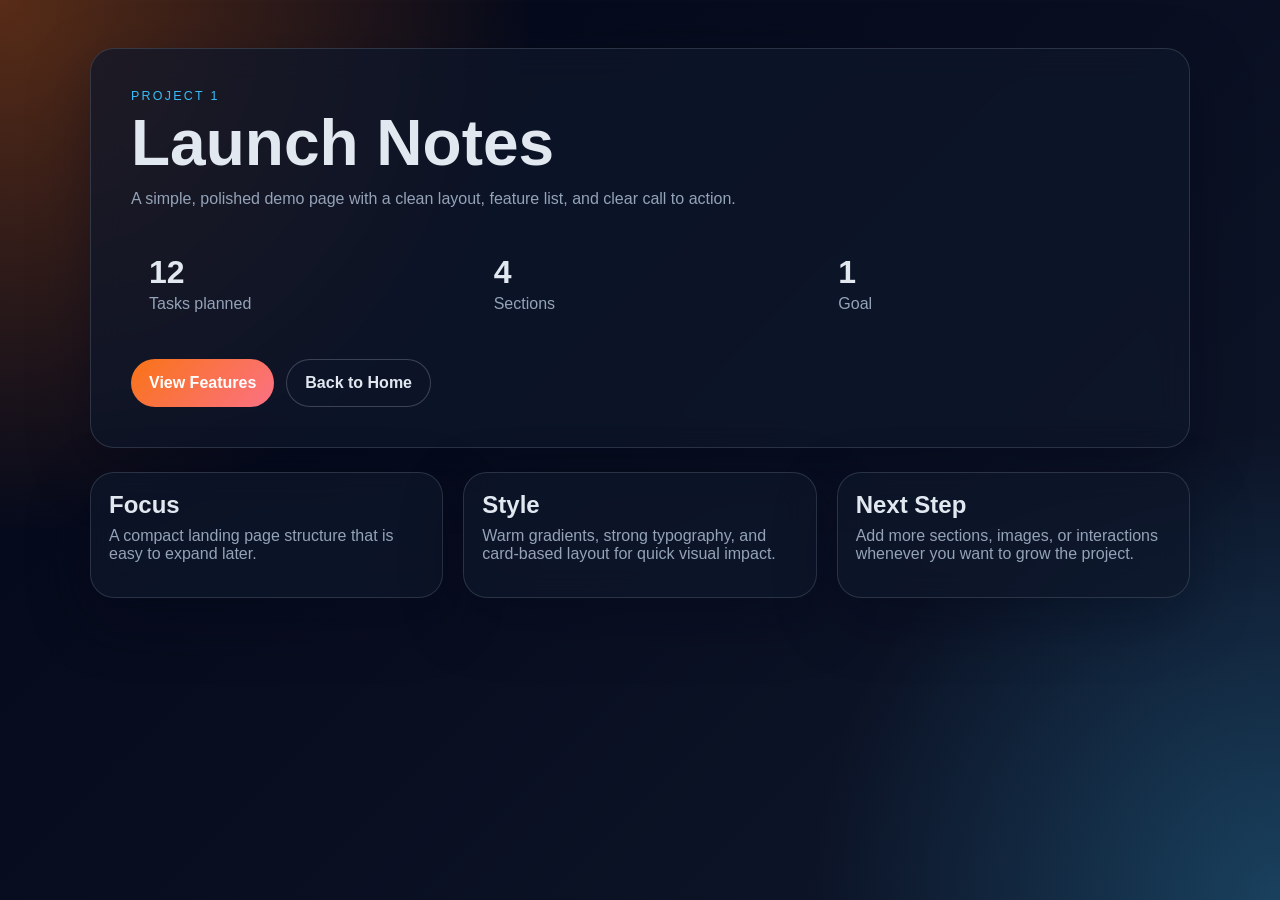
<file: project1/index.html>
<!DOCTYPE html>
<html lang="en">
<head>
  <meta charset="UTF-8">
  <meta name="viewport" content="width=device-width, initial-scale=1.0">
  <title>Project 1</title>
  <meta name="description" content="A compact showcase page for Project 1.">
  <link rel="stylesheet" href="style.css">
</head>
<body>
  <main class="page-shell">
    <section class="card">
      <p class="eyebrow">Project 1</p>
      <h1>Launch Notes</h1>
      <p class="lead">A simple, polished demo page with a clean layout, feature list, and clear call to action.</p>

      <div class="stats">
        <div>
          <strong>12</strong>
          <span>Tasks planned</span>
        </div>
        <div>
          <strong>4</strong>
          <span>Sections</span>
        </div>
        <div>
          <strong>1</strong>
          <span>Goal</span>
        </div>
      </div>

      <div class="actions">
        <a class="primary" href="#features">View Features</a>
        <a class="secondary" href="../index.html">Back to Home</a>
      </div>
    </section>

    <section class="grid" id="features">
      <article>
        <h2>Focus</h2>
        <p>A compact landing page structure that is easy to expand later.</p>
      </article>
      <article>
        <h2>Style</h2>
        <p>Warm gradients, strong typography, and card-based layout for quick visual impact.</p>
      </article>
      <article>
        <h2>Next Step</h2>
        <p>Add more sections, images, or interactions whenever you want to grow the project.</p>
      </article>
    </section>
  </main>
</body>
</html>
</file>
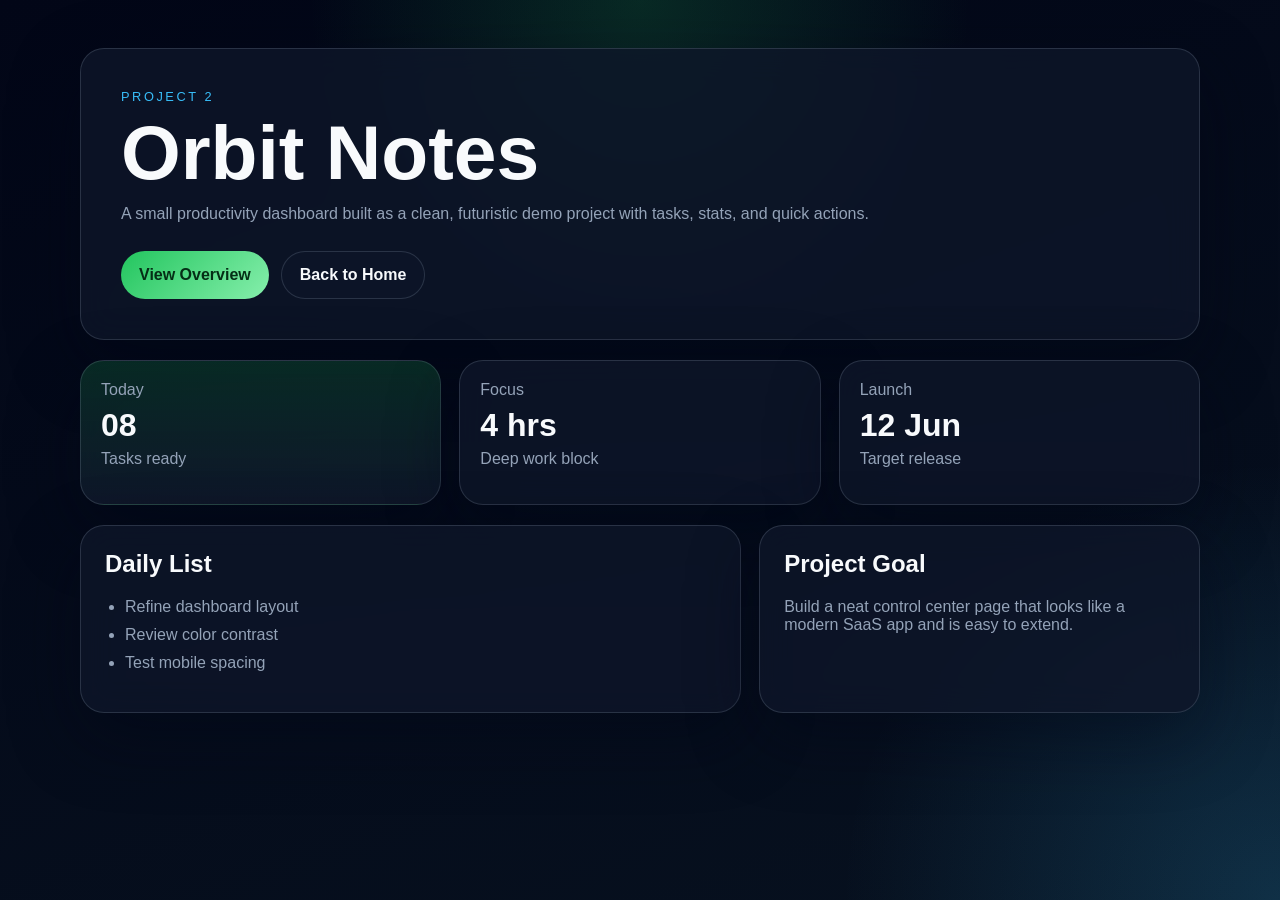
<file: project2/index.html>
<!DOCTYPE html>
<html lang="en">
<head>
  <meta charset="UTF-8">
  <meta name="viewport" content="width=device-width, initial-scale=1.0">
  <title>Project 2 - Orbit Notes</title>
  <meta name="description" content="Orbit Notes is a compact productivity dashboard project.">
  <link rel="stylesheet" href="style.css">
</head>
<body>
  <main class="shell">
    <section class="hero">
      <p class="tag">Project 2</p>
      <h1>Orbit Notes</h1>
      <p class="intro">A small productivity dashboard built as a clean, futuristic demo project with tasks, stats, and quick actions.</p>

      <div class="toolbar">
        <a class="btn primary" href="#overview">View Overview</a>
        <a class="btn ghost" href="../index.html">Back to Home</a>
      </div>
    </section>

    <section class="cards" id="overview">
      <article class="card accent">
        <span>Today</span>
        <strong>08</strong>
        <p>Tasks ready</p>
      </article>
      <article class="card">
        <span>Focus</span>
        <strong>4 hrs</strong>
        <p>Deep work block</p>
      </article>
      <article class="card">
        <span>Launch</span>
        <strong>12 Jun</strong>
        <p>Target release</p>
      </article>
    </section>

    <section class="panel-grid">
      <article class="panel">
        <h2>Daily List</h2>
        <ul>
          <li>Refine dashboard layout</li>
          <li>Review color contrast</li>
          <li>Test mobile spacing</li>
        </ul>
      </article>
      <article class="panel">
        <h2>Project Goal</h2>
        <p>Build a neat control center page that looks like a modern SaaS app and is easy to extend.</p>
      </article>
    </section>
  </main>
</body>
</html>
</file>
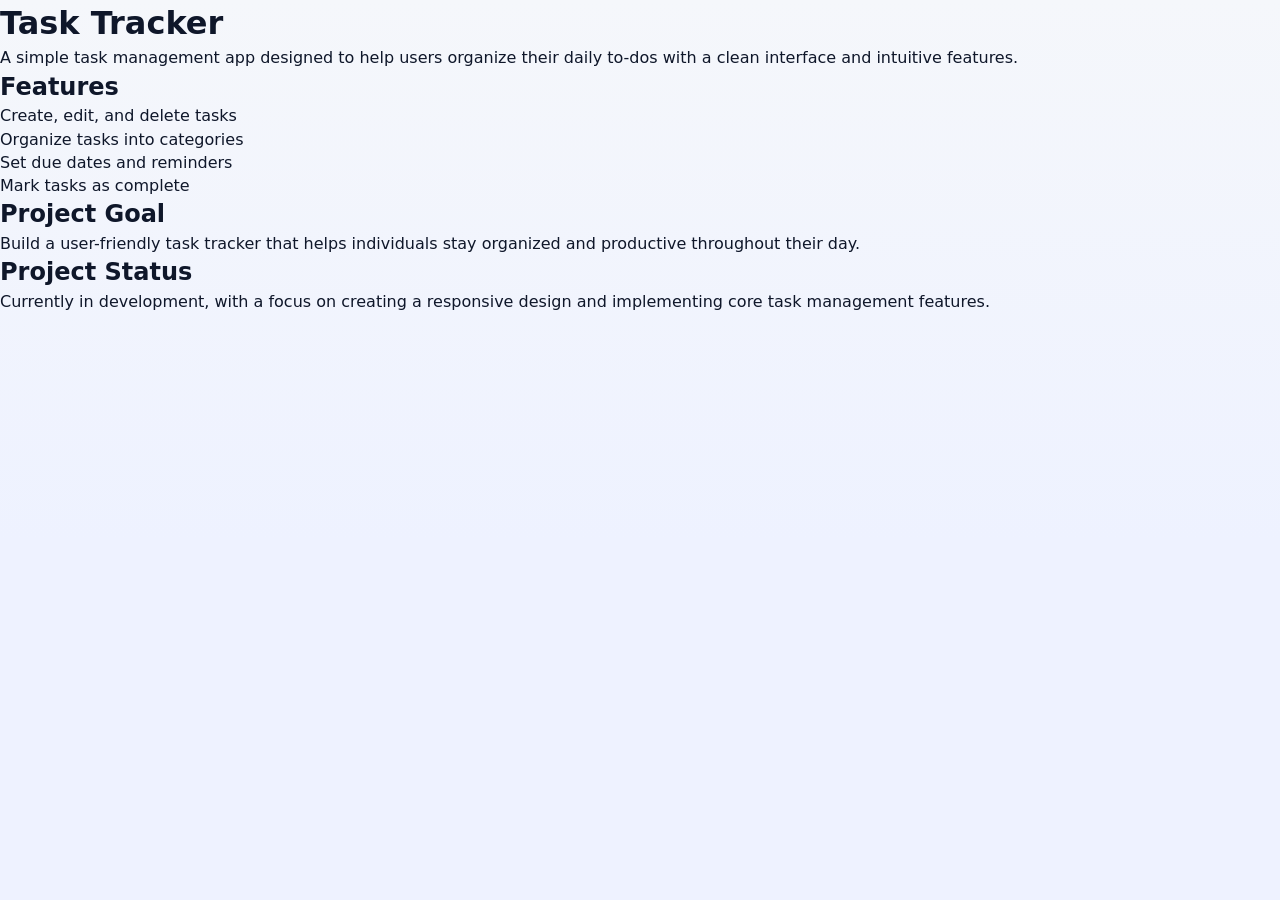
<file: project3/index.html>
<!DOCTYPE html>
<html lang="en">
<head>
    <meta charset="UTF-8">
    <meta name="viewport" content="width=device-width, initial-scale=1.0">
    <title>Project 3 - Task Tracker</title>
    <link rel="stylesheet" href="style.css">
</head>
<body>
    <h1>Task Tracker</h1>
    <p>A simple task management app designed to help users organize their daily to-dos with a clean interface and intuitive features.</p>   
    <h2>Features</h2>
    <ul>
        <li>Create, edit, and delete tasks</li>
        <li>Organize tasks into categories</li>                                                 
        <li>Set due dates and reminders</li>
        <li>Mark tasks as complete</li>
    </ul>
    <h2>Project Goal</h2>
    <p>Build a user-friendly task tracker that helps individuals stay organized and productive throughout their day.</p>
    <h2>Project Status</h2>
    <p>Currently in development, with a focus on creating a responsive design and implementing core task management features.</p>       
    
</body>
</html>
</file>
<file: project1/style.css>
:root {
  color-scheme: light;
  font-family: Inter, "Segoe UI", Arial, sans-serif;
  --bg: #0f172a;
  --panel: rgba(15, 23, 42, 0.72);
  --text: #e2e8f0;
  --muted: #94a3b8;
  --accent: #f97316;
  --accent-2: #38bdf8;
}

* {
  box-sizing: border-box;
}

body {
  margin: 0;
  min-height: 100vh;
  color: var(--text);
  background:
    radial-gradient(circle at top left, rgba(249, 115, 22, 0.35), transparent 34%),
    radial-gradient(circle at bottom right, rgba(56, 189, 248, 0.25), transparent 30%),
    linear-gradient(135deg, #020617, var(--bg));
}

a {
  color: inherit;
  text-decoration: none;
}

.page-shell {
  width: min(1100px, calc(100% - 32px));
  margin: 0 auto;
  padding: 48px 0;
  display: grid;
  gap: 24px;
}

.card,
.grid article {
  background: var(--panel);
  border: 1px solid rgba(148, 163, 184, 0.22);
  backdrop-filter: blur(16px);
  border-radius: 24px;
  box-shadow: 0 20px 60px rgba(2, 6, 23, 0.35);
}

.card {
  padding: 40px;
}

.eyebrow {
  margin: 0 0 10px;
  text-transform: uppercase;
  letter-spacing: 0.18em;
  font-size: 0.78rem;
  color: var(--accent-2);
}

h1,
h2,
p {
  margin-top: 0;
}

h1 {
  font-size: clamp(2.5rem, 5vw, 4.5rem);
  line-height: 0.95;
  margin-bottom: 16px;
}

.lead,
.grid p,
.stats span {
  color: var(--muted);
}

.stats {
  display: grid;
  grid-template-columns: repeat(3, minmax(0, 1fr));
  gap: 16px;
  margin: 28px 0;
}

.stats div,
.grid article {
  padding: 18px;
}

.stats strong {
  display: block;
  font-size: 2rem;
  margin-bottom: 4px;
}

.actions {
  display: flex;
  flex-wrap: wrap;
  gap: 12px;
}

.primary,
.secondary {
  display: inline-flex;
  align-items: center;
  justify-content: center;
  min-height: 48px;
  padding: 0 18px;
  border-radius: 999px;
  font-weight: 600;
}

.primary {
  background: linear-gradient(135deg, var(--accent), #fb7185);
  color: white;
}

.secondary {
  border: 1px solid rgba(226, 232, 240, 0.22);
  background: rgba(15, 23, 42, 0.45);
}

.grid {
  display: grid;
  grid-template-columns: repeat(3, minmax(0, 1fr));
  gap: 20px;
}

.grid article h2 {
  margin-bottom: 8px;
}

@media (max-width: 720px) {
  .card {
    padding: 24px;
  }

  .stats,
  .grid {
    grid-template-columns: 1fr;
  }
}
</file>
<file: project2/style.css>
:root {
  font-family: "Segoe UI", Tahoma, Arial, sans-serif;
  --bg: #07111f;
  --surface: rgba(15, 23, 42, 0.78);
  --surface-strong: rgba(15, 23, 42, 0.95);
  --text: #f8fafc;
  --muted: #94a3b8;
  --line: rgba(148, 163, 184, 0.22);
  --primary: #22c55e;
  --secondary: #38bdf8;
}

* {
  box-sizing: border-box;
}

body {
  margin: 0;
  min-height: 100vh;
  color: var(--text);
  background:
    radial-gradient(circle at top, rgba(34, 197, 94, 0.18), transparent 30%),
    radial-gradient(circle at bottom right, rgba(56, 189, 248, 0.18), transparent 28%),
    linear-gradient(160deg, #020617, var(--bg));
}

a {
  color: inherit;
  text-decoration: none;
}

.shell {
  width: min(1120px, calc(100% - 32px));
  margin: 0 auto;
  padding: 48px 0 64px;
}

.hero,
.card,
.panel {
  background: var(--surface);
  border: 1px solid var(--line);
  backdrop-filter: blur(16px);
  border-radius: 24px;
  box-shadow: 0 24px 70px rgba(2, 6, 23, 0.45);
}

.hero {
  padding: 40px;
}

.tag {
  margin: 0 0 12px;
  color: var(--secondary);
  text-transform: uppercase;
  letter-spacing: 0.2em;
  font-size: 0.8rem;
}

h1,
h2,
p,
ul {
  margin-top: 0;
}

h1 {
  font-size: clamp(2.4rem, 6vw, 5rem);
  line-height: 0.95;
  margin-bottom: 16px;
}

.intro,
.panel p,
.card p,
li,
.card span {
  color: var(--muted);
}

.toolbar {
  display: flex;
  gap: 12px;
  flex-wrap: wrap;
  margin-top: 28px;
}

.btn {
  display: inline-flex;
  align-items: center;
  justify-content: center;
  min-height: 48px;
  padding: 0 18px;
  border-radius: 999px;
  font-weight: 700;
}

.primary {
  background: linear-gradient(135deg, var(--primary), #86efac);
  color: #052e16;
}

.ghost {
  background: rgba(15, 23, 42, 0.45);
  border: 1px solid var(--line);
}

.cards {
  display: grid;
  grid-template-columns: repeat(3, minmax(0, 1fr));
  gap: 18px;
  margin: 20px 0;
}

.card {
  padding: 20px;
}

.card strong {
  display: block;
  font-size: 2rem;
  margin: 8px 0 6px;
}

.accent {
  background: linear-gradient(180deg, rgba(34, 197, 94, 0.18), var(--surface-strong));
}

.panel-grid {
  display: grid;
  grid-template-columns: 1.2fr 0.8fr;
  gap: 18px;
}

.panel {
  padding: 24px;
}

ul {
  padding-left: 20px;
}

li + li {
  margin-top: 10px;
}

@media (max-width: 760px) {
  .hero {
    padding: 24px;
  }

  .cards,
  .panel-grid {
    grid-template-columns: 1fr;
  }
}
</file>
<file: project3/style.css>
:root{
	--bg:#f5f7fb;
	--card:#ffffff;
	--muted:#6b7280;
	--accent:#2563eb;
	--radius:10px;
	--glass: rgba(255,255,255,0.6);
	--shadow: 0 6px 18px rgba(16,24,40,0.08);
	--max-width:1100px;
}

*{box-sizing:border-box;margin:0;padding:0}
html,body{height:100%}
body{
	font-family:Inter, system-ui, -apple-system, "Segoe UI", Roboto, "Helvetica Neue", Arial;
	background:linear-gradient(180deg,var(--bg),#eef2ff 60%);
	color:#0f172a;
	-webkit-font-smoothing:antialiased;
	-moz-osx-font-smoothing:grayscale;
	line-height:1.45;
}

.container{
	max-width:var(--max-width);
	margin:48px auto;
	padding:0 20px;
}

header.site-header{
	display:flex;
	align-items:center;
	justify-content:space-between;
	gap:20px;
	margin-bottom:28px;
}
.logo{font-weight:700;color:var(--accent);font-size:1.25rem}

nav.site-nav a{color:var(--muted);text-decoration:none;margin-left:18px;font-weight:600}
nav.site-nav a:hover{color:var(--accent)}

.hero{
	background:linear-gradient(180deg,rgba(37,99,235,0.08),transparent 60%);
	padding:40px;
	border-radius:var(--radius);
	box-shadow:var(--shadow);
	display:grid;
	grid-template-columns:1fr 340px;
	gap:24px;
	align-items:center;
}
.hero .lead{font-size:1.6rem;font-weight:700;margin-bottom:8px}
.hero p{color:var(--muted);margin-bottom:16px}
.cta{display:inline-block;background:var(--accent);color:#fff;padding:10px 16px;border-radius:8px;text-decoration:none;font-weight:600}

.cards{display:grid;grid-template-columns:repeat(3,1fr);gap:18px;margin-top:22px}
.card{
	background:var(--card);
	padding:18px;border-radius:12px;box-shadow:var(--shadow);
	border:1px solid rgba(15,23,42,0.03);
}
.card h3{margin-bottom:8px;font-size:1.05rem}
.card p{color:var(--muted);font-size:0.95rem}

.features{display:flex;gap:12px;margin-top:18px;flex-wrap:wrap}
.feature{background:var(--glass);padding:10px 12px;border-radius:10px;border:1px solid rgba(15,23,42,0.04);color:#0f172a}

footer.site-footer{margin-top:36px;padding:18px 0;color:var(--muted);text-align:center;font-size:0.95rem}

/* Responsive */
@media (max-width:900px){
	.hero{grid-template-columns:1fr;}
	.cards{grid-template-columns:repeat(2,1fr)}
}
@media (max-width:600px){
	.cards{grid-template-columns:1fr}
	header.site-header{flex-direction:column;align-items:flex-start}
	nav.site-nav a{margin-left:10px}
}

/* Utility */
.muted{color:var(--muted)}
.text-center{text-align:center}
</file>
